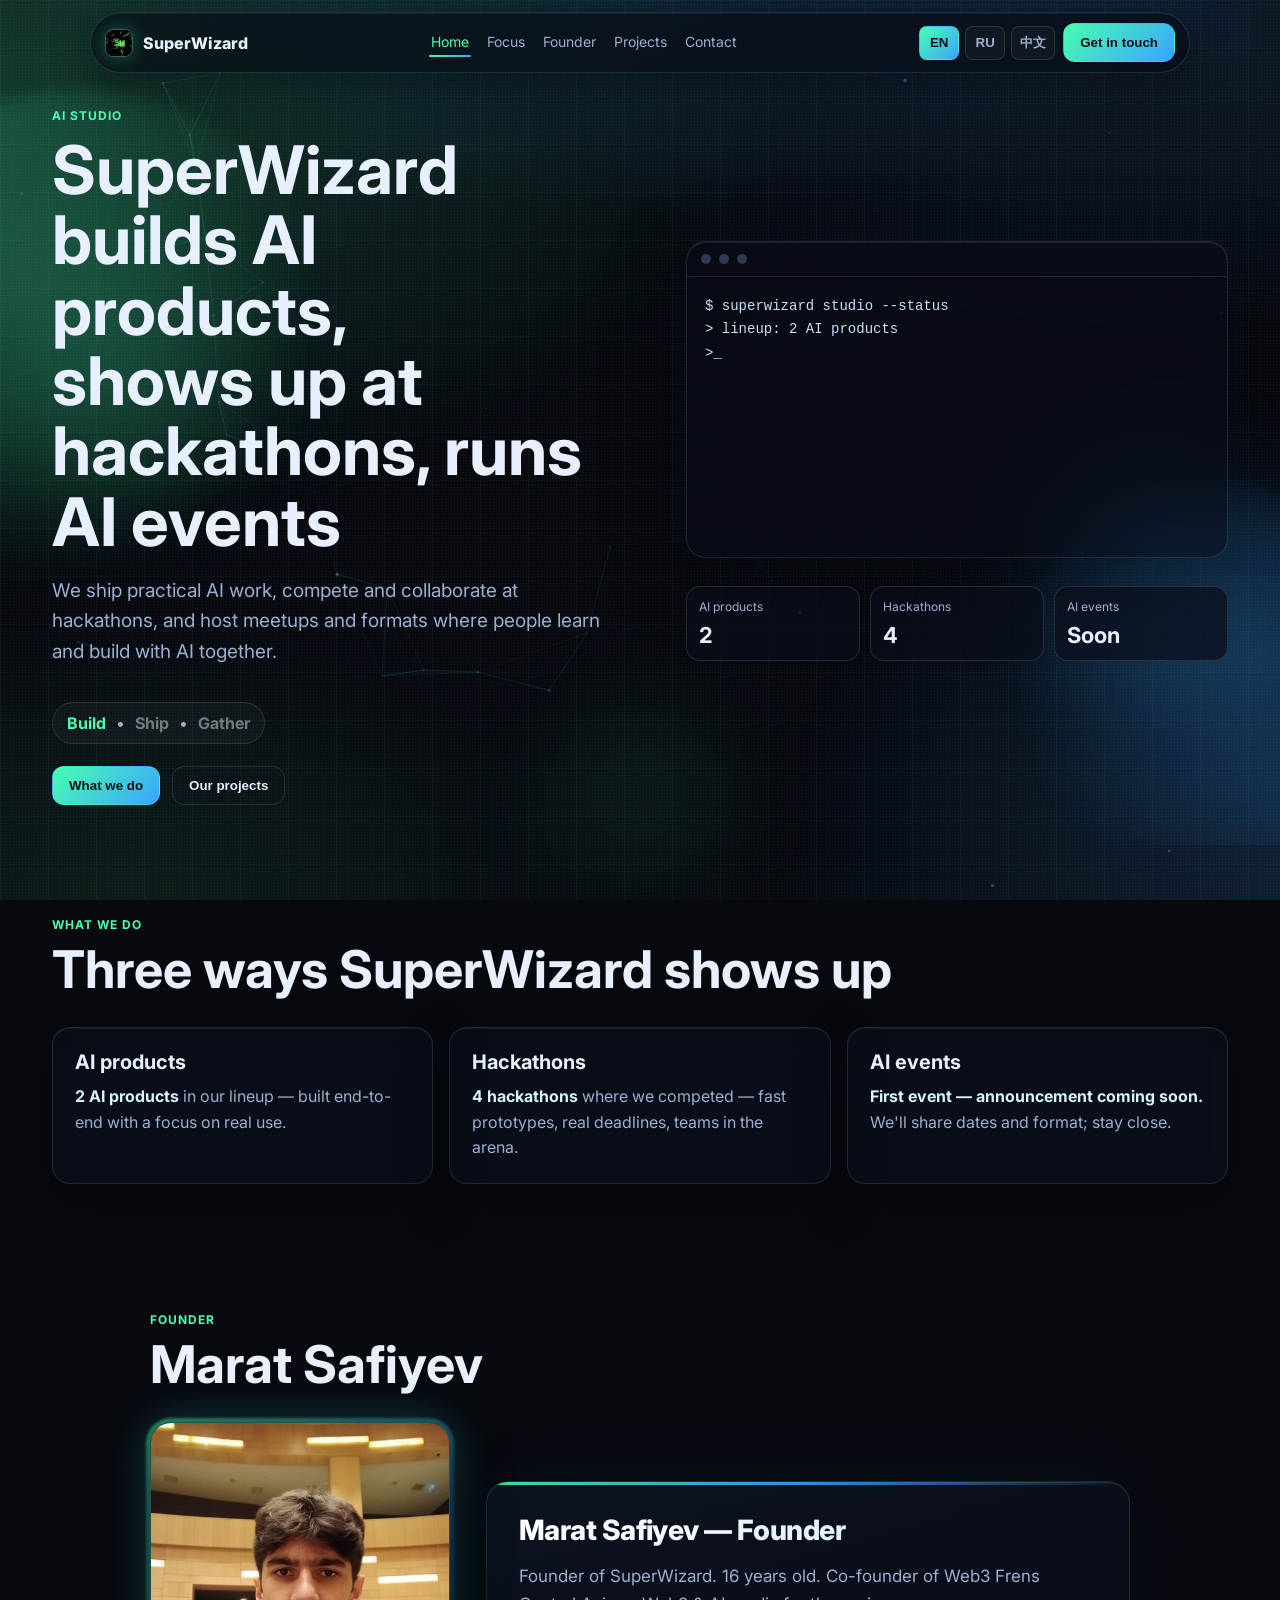
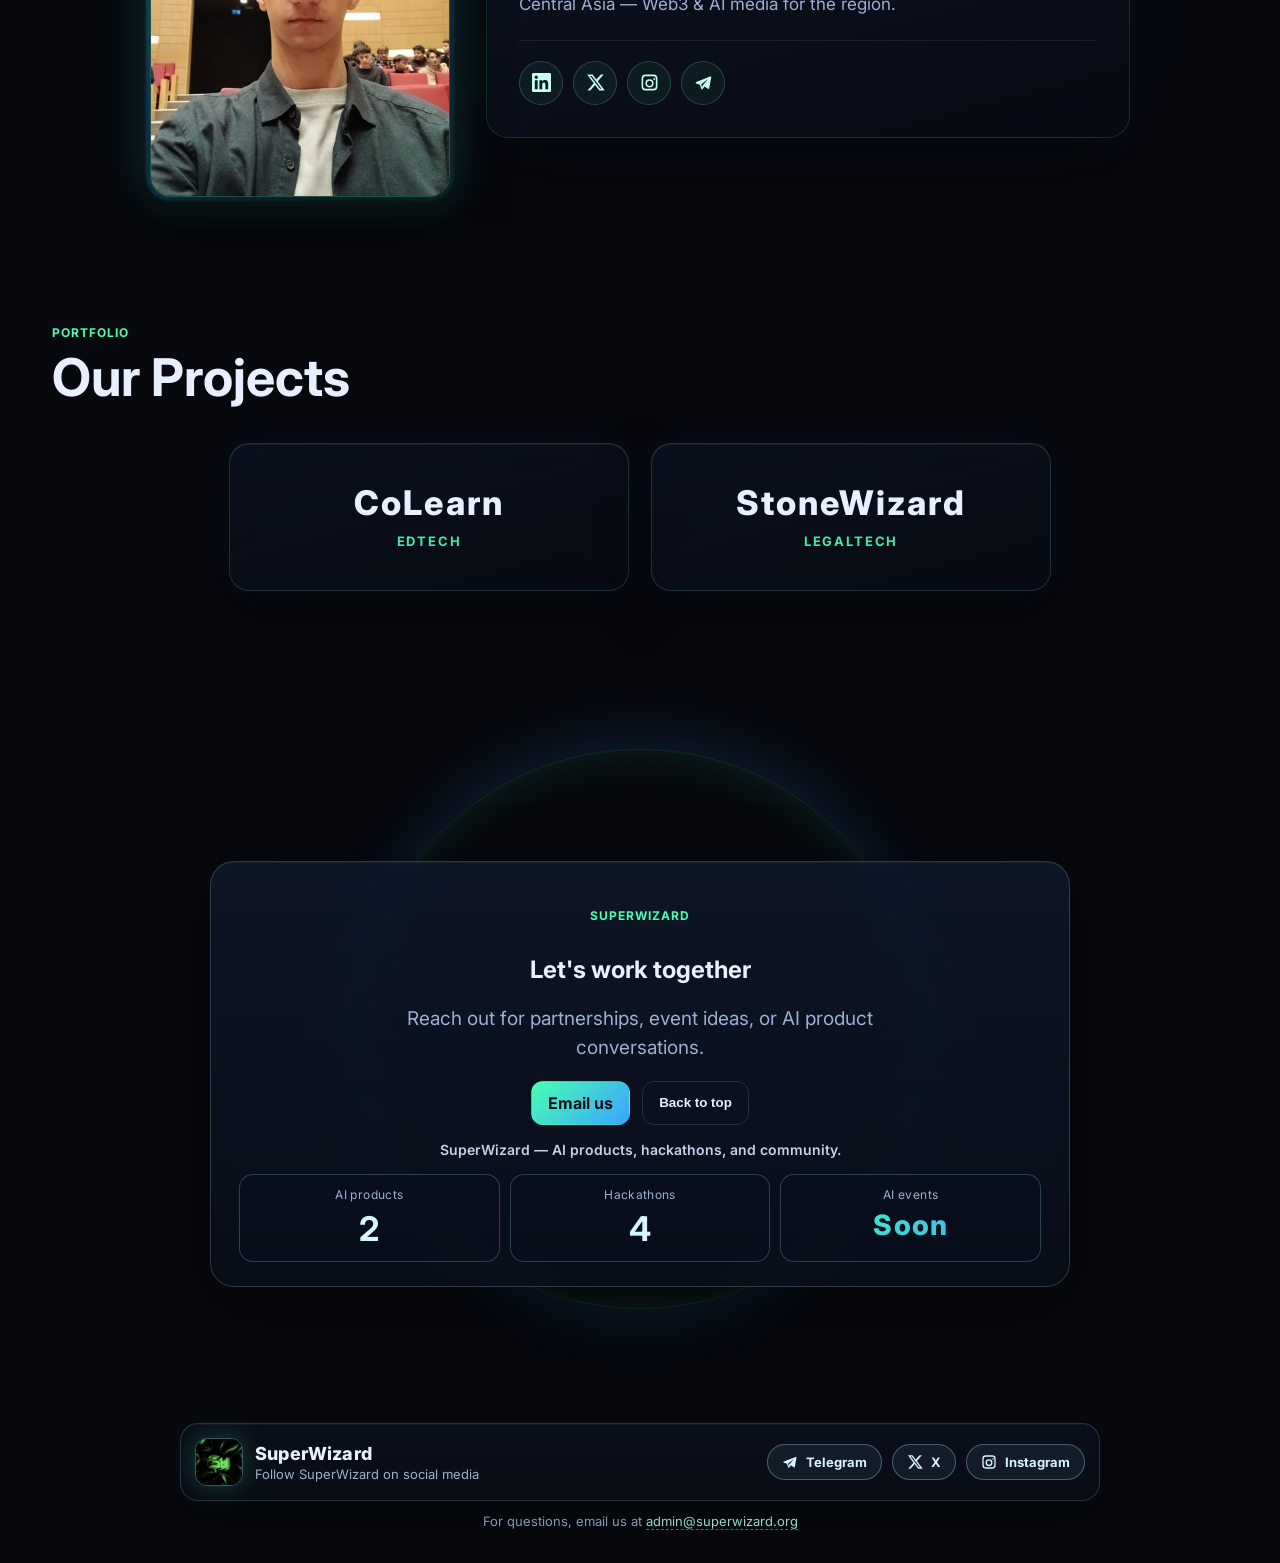
<file: index.html>
<!DOCTYPE html>
<html lang="en">
<head>
  <meta charset="UTF-8">
  <meta name="viewport" content="width=device-width, initial-scale=1.0, viewport-fit=cover">
  <meta name="theme-color" content="#07090f">
  <title>SuperWizard — AI products &amp; community</title>
  <link rel="icon" type="image/jpeg" href="./image.jpg">
  <link rel="apple-touch-icon" href="./image.jpg">
  <link rel="preconnect" href="https://fonts.googleapis.com">
  <link rel="preconnect" href="https://fonts.gstatic.com" crossorigin>
  <link href="https://fonts.googleapis.com/css2?family=Inter:wght@400;600;700;800&family=Noto+Sans+SC:wght@400;600;700;800&display=swap" rel="stylesheet">
  <link rel="stylesheet" href="./styles.css?v=21">
</head>
<body>
  <div class="bg-stack" aria-hidden="true">
    <div class="bg-aurora bg-aurora--a"></div>
    <div class="bg-aurora bg-aurora--b"></div>
    <div class="bg-beams"></div>
    <span class="bg-orb bg-orb--1"></span>
    <span class="bg-orb bg-orb--2"></span>
    <span class="bg-orb bg-orb--3"></span>
  </div>
  <div class="noise"></div>
  <canvas id="particles"></canvas>
  <div class="scroll-progress" id="progress"></div>

  <header class="topbar">
    <div class="brand">
      <img src="./image.jpg" alt="SuperWizard logo" class="brand-logo">
      <span>SuperWizard</span>
    </div>

    <nav id="site-nav" class="site-nav" aria-label="Primary">
      <a href="#hero" data-i18n="nav_home">Home</a>
      <a href="#focus" data-i18n="nav_focus">Focus</a>
      <a href="#founder" data-i18n="nav_founder">Founder</a>
      <a href="#our-projects" data-i18n="nav_projects">Projects</a>
      <a href="#cta" data-i18n="nav_contact">Contact</a>
    </nav>

    <div class="topbar-actions">
      <div class="lang-switch">
        <button type="button" class="lang-btn active" data-lang="en">EN</button>
        <button type="button" class="lang-btn" data-lang="ru">RU</button>
        <button type="button" class="lang-btn" data-lang="zh">中文</button>
      </div>
      <button type="button" class="glow-btn topbar-cta" data-scroll="#cta" data-i18n="btn_contact">Get in touch</button>
    </div>
    <button type="button" class="nav-toggle" id="nav-toggle" aria-expanded="false" aria-controls="site-nav" aria-label="Menu">
      <span class="nav-toggle-bar" aria-hidden="true"></span>
      <span class="nav-toggle-bar" aria-hidden="true"></span>
      <span class="nav-toggle-bar" aria-hidden="true"></span>
    </button>
  </header>
  <div class="nav-backdrop" id="nav-backdrop" aria-hidden="true"></div>

  <main>
    <section class="scene hero" id="hero">
      <div class="orb orb-a"></div>
      <div class="orb orb-b"></div>
      <div class="content">
        <p class="eyebrow" data-i18n="hero_eyebrow">AI studio</p>
        <h1 data-i18n="hero_title">SuperWizard builds AI products,<br>shows up at hackathons, runs AI events</h1>
        <p class="lead" data-i18n="hero_lead">
          We ship practical AI work, compete and collaborate at hackathons, and host meetups and formats where people learn and build with AI together.
        </p>
        <div class="headline-rotator">
          <span class="rotator-word active" data-i18n="rotator_1">Build</span>
          <span class="rotator-dot">•</span>
          <span class="rotator-word" data-i18n="rotator_2">Ship</span>
          <span class="rotator-dot">•</span>
          <span class="rotator-word" data-i18n="rotator_3">Gather</span>
        </div>
        <div class="cta-row">
          <button class="glow-btn" data-scroll="#focus" data-i18n="btn_focus">What we do</button>
          <button class="ghost-btn" data-scroll="#our-projects" data-i18n="btn_projects">Our projects</button>
        </div>
      </div>
      <div class="hero-ui">
        <div class="hero-ui-stack tilt">
          <div class="panel hero-terminal-panel">
            <div class="panel-head"><span></span><span></span><span></span></div>
            <div class="terminal" id="terminal" aria-live="polite"></div>
          </div>
          <div class="mini-kpis hero-mini-kpis">
            <div class="kpi"><p data-i18n="kpi_1_l">AI products</p><h4 data-i18n="kpi_1_r">2</h4></div>
            <div class="kpi"><p data-i18n="kpi_2_l">Hackathons</p><h4 data-i18n="kpi_2_r">4</h4></div>
            <div class="kpi"><p data-i18n="kpi_3_l">AI events</p><h4 data-i18n="kpi_3_r">Soon</h4></div>
          </div>
        </div>
      </div>
    </section>

    <section class="scene focus scene-compact" id="focus">
      <div class="section-title">
        <p data-i18n="focus_eyebrow">What we do</p>
        <h2 class="animated-headline" data-i18n="focus_title">Three ways SuperWizard shows up</h2>
      </div>
      <div class="engine-grid">
        <article class="card tilt">
          <h3 data-i18n="focus_card_1_t">AI products</h3>
          <p data-i18n="focus_card_1_p">Design and delivery of AI-powered tools and experiences — from ideas to something people can use.</p>
        </article>
        <article class="card tilt">
          <h3 data-i18n="focus_card_2_t">Hackathons</h3>
          <p data-i18n="focus_card_2_p">We take part in hackathons, prototype fast, and work side by side with other builders.</p>
        </article>
        <article class="card tilt">
          <h3 data-i18n="focus_card_3_t">AI events</h3>
          <p data-i18n="focus_card_3_p">Talks, meetups, and community formats focused on AI — learning, networking, and hands-on building.</p>
        </article>
      </div>
    </section>

    <section class="scene founder scene-compact" id="founder">
      <div class="section-title founder-section-head">
        <p data-i18n="founder_eyebrow">Founder</p>
        <h2 class="animated-headline" data-i18n="founder_title">Marat Safiyev</h2>
      </div>
      <div class="founder-shell">
        <div class="founder-wrap">
          <div class="founder-photo-wrap">
            <div class="founder-photo tilt">
              <img src="./photo.png" alt="Marat Safiyev">
            </div>
          </div>
          <article class="founder-card">
            <h3 data-i18n="founder_name">Marat Safiyev — Founder</h3>
            <p class="founder-bio" data-i18n="founder_bio">
              Founder of SuperWizard. 16 years old. Co-founder of Web3 Frens Central Asia — Web3 &amp; AI media for the region.
            </p>
            <div class="founder-social">
            <a href="https://www.linkedin.com/in/marat-safiyev-0a8392383/" target="_blank" rel="noopener noreferrer" aria-label="LinkedIn" title="LinkedIn">
              <svg viewBox="0 0 24 24" aria-hidden="true">
                <path d="M20.447 20.452h-3.554v-5.569c0-1.328-.027-3.037-1.852-3.037-1.853 0-2.136 1.445-2.136 2.939v5.667H9.351V9h3.414v1.561h.046c.477-.9 1.637-1.85 3.37-1.85 3.601 0 4.267 2.37 4.267 5.455v6.286zM5.337 7.433c-1.144 0-2.063-.926-2.063-2.065 0-1.138.92-2.063 2.063-2.063 1.14 0 2.064.925 2.064 2.063 0 1.139-.925 2.065-2.064 2.065zm1.782 13.019H3.555V9h3.564v11.452zM22.225 0H1.771C.792 0 0 .774 0 1.729v20.542C0 23.227.792 24 1.771 24h20.451C23.2 24 24 23.227 24 22.271V1.729C24 .774 23.2 0 22.222 0h.003z"/>
              </svg>
            </a>
            <a href="https://x.com/SafiyevMarat" target="_blank" rel="noopener noreferrer" aria-label="X (ex Twitter)" title="X (ex Twitter)">
              <svg viewBox="0 0 24 24" aria-hidden="true">
                <path d="M18.9 2h3.4l-7.4 8.4L23.6 22h-6.8l-5.3-6.9L5.3 22H1.9l7.9-9L1.4 2h6.9l4.8 6.3L18.9 2zm-1.2 18h1.9L7.2 3.9H5.2L17.7 20z"/>
              </svg>
            </a>
            <a href="https://instagram.com/maratsafiyev19/" target="_blank" rel="noopener noreferrer" aria-label="Instagram" title="Instagram">
              <svg viewBox="0 0 24 24" aria-hidden="true">
                <path d="M7 2h10a5 5 0 0 1 5 5v10a5 5 0 0 1-5 5H7a5 5 0 0 1-5-5V7a5 5 0 0 1 5-5zm10 2H7a3 3 0 0 0-3 3v10a3 3 0 0 0 3 3h10a3 3 0 0 0 3-3V7a3 3 0 0 0-3-3zm-5 3.8A5.2 5.2 0 1 1 6.8 13 5.2 5.2 0 0 1 12 7.8zm0 2A3.2 3.2 0 1 0 15.2 13 3.2 3.2 0 0 0 12 9.8zM18 6.3a1.2 1.2 0 1 1-1.2 1.2A1.2 1.2 0 0 1 18 6.3z"/>
              </svg>
            </a>
            <a href="https://t.me/SafiyevToday" target="_blank" rel="noopener noreferrer" aria-label="Telegram channel" title="Telegram channel">
              <svg viewBox="0 0 24 24" aria-hidden="true">
                <path d="M21.5 4.6a1 1 0 0 0-1.1-.1L2.8 11.3a1 1 0 0 0 .1 1.9l4.5 1.5 1.7 5.3a1 1 0 0 0 1.8.3l2.5-3.4 4.2 3.1a1 1 0 0 0 1.6-.6l2.5-13.8a1 1 0 0 0-.2-1zM9.3 14.2l8.5-6.7-6.9 8.2-.8 2.5-.8-3.1z"/>
              </svg>
            </a>
            </div>
          </article>
        </div>
      </div>
    </section>

    <section class="scene our-projects scene-compact" id="our-projects">
      <div class="section-title">
        <p data-i18n="projects_eyebrow">Portfolio</p>
        <h2 class="animated-headline" data-i18n="projects_title">Our Projects</h2>
      </div>
      <div class="our-projects-inner">
        <a href="colearn.html" class="project-tile tilt project-tile--link">
          <span class="project-tile__title" data-i18n="project_colearn_name">CoLearn</span>
          <span class="project-tile__subtitle" data-i18n="project_colearn_tag">EdTech</span>
        </a>
        <article class="project-tile tilt">
          <span class="project-tile__title" data-i18n="project_stonewizard_name">StoneWizard</span>
          <span class="project-tile__subtitle" data-i18n="project_stonewizard_tag">LegalTech</span>
        </article>
      </div>
    </section>

    <section class="scene cta" id="cta">
      <div class="ring"></div>
      <div class="content">
        <div class="cta-scan" aria-hidden="true"></div>
        <p class="eyebrow">SuperWizard</p>
        <h2 class="animated-headline" data-i18n="cta_title">Let&apos;s work together</h2>
        <p class="lead" data-i18n="cta_text">
          Reach out for partnerships, event ideas, or AI product conversations.
        </p>
        <div class="cta-row">
          <a class="glow-btn pulse" href="mailto:admin@superwizard.org" data-i18n="cta_btn_mail">Email us</a>
          <button class="ghost-btn" data-scroll="#hero" data-i18n="cta_btn_top">Back to top</button>
        </div>
        <p class="support-line" data-i18n="support_line">
          SuperWizard — AI products, hackathons, and community.
        </p>
        <div class="cta-stats">
          <article class="cta-stat" style="--delay: 0ms;">
            <p data-i18n="cta_stat_1">AI products</p>
            <h4 data-count="2">0</h4>
          </article>
          <article class="cta-stat" style="--delay: 120ms;">
            <p data-i18n="cta_stat_2">Hackathons</p>
            <h4 data-count="4">0</h4>
          </article>
          <article class="cta-stat cta-stat--plain" style="--delay: 240ms;">
            <p data-i18n="cta_stat_3">AI events</p>
            <h4 class="cta-stat-soon" data-i18n="cta_stat_soon">Soon</h4>
          </article>
        </div>
      </div>
    </section>
  </main>

  <footer class="site-footer">
    <div class="footer-inner">
      <div class="footer-brand">
        <img src="./image.jpg" alt="SuperWizard logo" class="footer-logo">
        <div>
          <p class="footer-title">SuperWizard</p>
          <p class="footer-subtitle" data-i18n="footer_subtitle">Follow SuperWizard on social media</p>
        </div>
      </div>
      <div class="footer-social" aria-label="SuperWizard social links">
        <a href="https://t.me/superwizard_ai" target="_blank" rel="noopener noreferrer" aria-label="Telegram" title="Telegram">
          <svg viewBox="0 0 24 24" aria-hidden="true">
            <path d="M21.5 4.6a1 1 0 0 0-1.1-.1L2.8 11.3a1 1 0 0 0 .1 1.9l4.5 1.5 1.7 5.3a1 1 0 0 0 1.8.3l2.5-3.4 4.2 3.1a1 1 0 0 0 1.6-.6l2.5-13.8a1 1 0 0 0-.2-1zM9.3 14.2l8.5-6.7-6.9 8.2-.8 2.5-.8-3.1z"/>
          </svg>
          <span>Telegram</span>
        </a>
        <a href="https://x.com/superwizard_ai" target="_blank" rel="noopener noreferrer" aria-label="X" title="X">
          <svg viewBox="0 0 24 24" aria-hidden="true">
            <path d="M18.9 2h3.4l-7.4 8.4L23.6 22h-6.8l-5.3-6.9L5.3 22H1.9l7.9-9L1.4 2h6.9l4.8 6.3L18.9 2zm-1.2 18h1.9L7.2 3.9H5.2L17.7 20z"/>
          </svg>
          <span>X</span>
        </a>
        <a href="https://www.instagram.com/super.wizard19/" target="_blank" rel="noopener noreferrer" aria-label="Instagram" title="Instagram">
          <svg viewBox="0 0 24 24" aria-hidden="true">
            <path d="M7 2h10a5 5 0 0 1 5 5v10a5 5 0 0 1-5 5H7a5 5 0 0 1-5-5V7a5 5 0 0 1 5-5zm10 2H7a3 3 0 0 0-3 3v10a3 3 0 0 0 3 3h10a3 3 0 0 0 3-3V7a3 3 0 0 0-3-3zm-5 3.8A5.2 5.2 0 1 1 6.8 13 5.2 5.2 0 0 1 12 7.8zm0 2A3.2 3.2 0 1 0 15.2 13 3.2 3.2 0 0 0 12 9.8zM18 6.3a1.2 1.2 0 1 1-1.2 1.2A1.2 1.2 0 0 1 18 6.3z"/>
          </svg>
          <span>Instagram</span>
        </a>
      </div>
    </div>
    <p class="footer-contact" data-i18n="footer_contact">
      For questions, email us at <a href="mailto:admin@superwizard.org">admin@superwizard.org</a>
    </p>
  </footer>

  <script src="./script.js?v=20"></script>
</body>
</html>
</file>
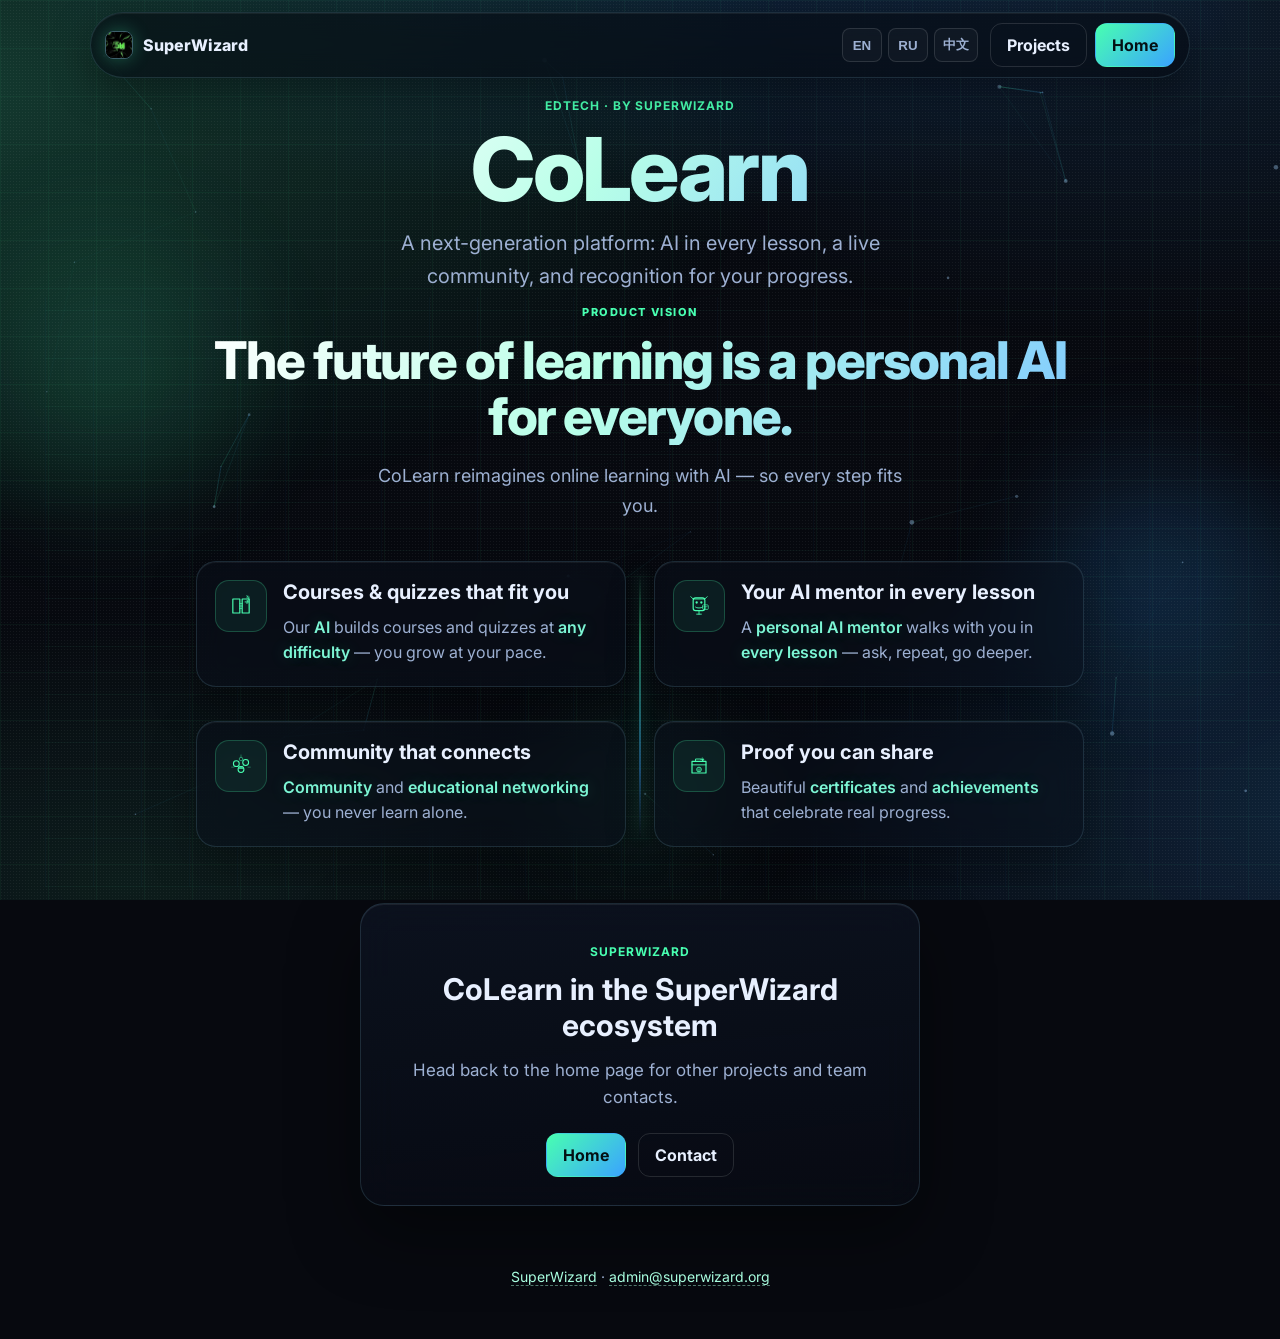
<file: colearn.html>
<!DOCTYPE html>
<html lang="en">
<head>
  <meta charset="UTF-8">
  <meta name="viewport" content="width=device-width, initial-scale=1.0, viewport-fit=cover">
  <meta name="theme-color" content="#07090f">
  <meta name="description" content="CoLearn reimagines online learning with AI: courses, quizzes, an AI mentor, community, certificates.">
  <title>CoLearn — AI-powered learning | SuperWizard</title>
  <link rel="icon" type="image/jpeg" href="./image.jpg">
  <link rel="preconnect" href="https://fonts.googleapis.com">
  <link rel="preconnect" href="https://fonts.gstatic.com" crossorigin>
  <link href="https://fonts.googleapis.com/css2?family=Inter:wght@400;600;700;800&family=Noto+Sans+SC:wght@400;600;700;800&display=swap" rel="stylesheet">
  <link rel="stylesheet" href="./styles.css?v=21">
</head>
<body class="page-colearn">
  <div class="bg-stack" aria-hidden="true">
    <div class="bg-aurora bg-aurora--a"></div>
    <div class="bg-aurora bg-aurora--b"></div>
    <div class="bg-beams"></div>
    <span class="bg-orb bg-orb--1"></span>
    <span class="bg-orb bg-orb--2"></span>
    <span class="bg-orb bg-orb--3"></span>
  </div>
  <div class="noise"></div>
  <canvas id="particles"></canvas>
  <div class="scroll-progress" id="progress"></div>

  <header class="topbar colearn-bar">
    <a href="index.html" class="brand">
      <img src="./image.jpg" alt="" class="brand-logo" width="28" height="28">
      <span>SuperWizard</span>
    </a>
    <div class="colearn-bar__right">
      <div class="lang-switch" role="group" aria-label="Language">
        <button type="button" class="lang-btn" data-lang="en">EN</button>
        <button type="button" class="lang-btn" data-lang="ru">RU</button>
        <button type="button" class="lang-btn" data-lang="zh">中文</button>
      </div>
      <a href="index.html#our-projects" class="ghost-btn colearn-bar__projects" data-i18n="cl_bar_projects">Projects</a>
      <a href="index.html" class="glow-btn topbar-cta" data-i18n="cl_bar_cta">Home</a>
    </div>
  </header>

  <main class="colearn-page">
    <section class="scene colearn-section colearn-section--intro" id="top">
      <div class="colearn-stack">
        <div class="colearn-hero__inner">
          <p class="eyebrow" data-i18n="cl_eyebrow">EdTech · by SuperWizard</p>
          <h1 class="animated-headline play colearn-hero__title">CoLearn</h1>
          <p class="colearn-hero__lead" data-i18n="cl_hero_lead">
            A next-generation platform: AI in every lesson, a live community, and recognition for your progress.
          </p>
        </div>
      </div>
    </section>

    <section class="scene colearn-section colearn-section--vision" id="vision" aria-labelledby="vision-heading">
      <div class="colearn-vision__parallax">
        <div class="colearn-vision__grid-bg" aria-hidden="true"></div>
        <div class="colearn-vision__inner">
          <p class="colearn-vision__kicker" data-i18n="cl_vision_kicker">Product vision</p>
          <h2 class="colearn-vision__hero animated-headline play" id="vision-heading" data-i18n="cl_vision_hero">
            The future of learning is a personal AI for everyone.
          </h2>
          <p class="colearn-vision__sub" data-i18n="cl_vision_sub">
            CoLearn reimagines online learning with AI — so every step fits you.
          </p>

          <div class="colearn-vision__track">
            <span class="colearn-vision__rail" aria-hidden="true"></span>
            <div class="colearn-vision__list">
              <article class="colearn-vision-item card tilt">
                <div class="colearn-vision-item__icon" aria-hidden="true">
                  <svg viewBox="0 0 48 48" fill="none" xmlns="http://www.w3.org/2000/svg" class="colearn-vision-svg">
                    <path d="M10 12h12v24H10V12zm16 0h12v24H26V12" stroke="currentColor" stroke-width="2" stroke-linecap="round" stroke-linejoin="round"/>
                    <path d="M22 20h4M22 24h4M22 28h3" stroke="currentColor" stroke-width="1.5" stroke-linecap="round" opacity=".85"/>
                    <path d="M34 14l3 3-3 3M35 17h-4" stroke="currentColor" stroke-width="1.5" stroke-linecap="round" stroke-linejoin="round"/>
                    <circle cx="36" cy="9" r="3" fill="currentColor" opacity=".35"/>
                    <path d="M34 6l4 6-4 6" stroke="currentColor" stroke-width="1.2" stroke-linecap="round" opacity=".9"/>
                  </svg>
                </div>
                <div class="colearn-vision-item__body">
                  <h3 class="colearn-vision-item__title" data-i18n="cl_v1_title">Courses &amp; quizzes that fit you</h3>
                  <p class="colearn-vision-item__desc" data-i18n="cl_v1_desc">Our <span class="colearn-accent">AI</span> builds courses and quizzes at <span class="colearn-accent">any difficulty</span> — you grow at your pace.</p>
                </div>
              </article>
              <article class="colearn-vision-item card tilt">
                <div class="colearn-vision-item__icon" aria-hidden="true">
                  <svg viewBox="0 0 48 48" fill="none" xmlns="http://www.w3.org/2000/svg" class="colearn-vision-svg">
                    <rect x="14" y="10" width="20" height="22" rx="4" stroke="currentColor" stroke-width="2"/>
                    <circle cx="20" cy="18" r="2" fill="currentColor"/>
                    <circle cx="28" cy="18" r="2" fill="currentColor"/>
                    <path d="M18 26c2 2 10 2 12 0" stroke="currentColor" stroke-width="1.5" stroke-linecap="round"/>
                    <path d="M24 32v6M20 38h8" stroke="currentColor" stroke-width="1.5" stroke-linecap="round"/>
                    <path d="M10 8l4 4h20l4-4" stroke="currentColor" stroke-width="1.5" stroke-linecap="round" stroke-linejoin="round"/>
                    <rect x="30" y="22" width="10" height="8" rx="2" stroke="currentColor" stroke-width="1.2" opacity=".9"/>
                    <path d="M32 25h6M32 27.5h4" stroke="currentColor" stroke-width="1" stroke-linecap="round" opacity=".85"/>
                  </svg>
                </div>
                <div class="colearn-vision-item__body">
                  <h3 class="colearn-vision-item__title" data-i18n="cl_v2_title">Your AI mentor in every lesson</h3>
                  <p class="colearn-vision-item__desc" data-i18n="cl_v2_desc">A <span class="colearn-accent">personal AI mentor</span> walks with you in <span class="colearn-accent">every lesson</span> — ask, repeat, go deeper.</p>
                </div>
              </article>
              <article class="colearn-vision-item card tilt">
                <div class="colearn-vision-item__icon" aria-hidden="true">
                  <svg viewBox="0 0 48 48" fill="none" xmlns="http://www.w3.org/2000/svg" class="colearn-vision-svg">
                    <circle cx="16" cy="20" r="5" stroke="currentColor" stroke-width="1.8"/>
                    <circle cx="32" cy="18" r="5" stroke="currentColor" stroke-width="1.8"/>
                    <circle cx="24" cy="30" r="5" stroke="currentColor" stroke-width="1.8"/>
                    <path d="M20.5 23.5l3 3M27.5 23.5l-3 3M21 28.5l6-1.5M27 28.5l-6-1.5" stroke="currentColor" stroke-width="1.2" stroke-linecap="round"/>
                    <circle cx="24" cy="12" r="3" stroke="currentColor" stroke-width="1.2" opacity=".7"/>
                    <path d="M24 9v-4M8 26h4M36 26h4" stroke="currentColor" stroke-width="1" stroke-linecap="round" opacity=".6"/>
                  </svg>
                </div>
                <div class="colearn-vision-item__body">
                  <h3 class="colearn-vision-item__title" data-i18n="cl_v3_title">Community that connects</h3>
                  <p class="colearn-vision-item__desc" data-i18n="cl_v3_desc"><span class="colearn-accent">Community</span> and <span class="colearn-accent">educational networking</span> — you never learn alone.</p>
                </div>
              </article>
              <article class="colearn-vision-item card tilt">
                <div class="colearn-vision-item__icon" aria-hidden="true">
                  <svg viewBox="0 0 48 48" fill="none" xmlns="http://www.w3.org/2000/svg" class="colearn-vision-svg">
                    <path d="M12 16h24v20H12V16z" stroke="currentColor" stroke-width="2" stroke-linejoin="round"/>
                    <path d="M12 22h24M18 16V12h12v4" stroke="currentColor" stroke-width="1.5" stroke-linecap="round" stroke-linejoin="round"/>
                    <circle cx="24" cy="30" r="4" stroke="currentColor" stroke-width="1.5"/>
                    <path d="M24 26.5l1.2 2.4 2.7.4-2 1.9.5 2.7L24 33l-2.4 1.3.5-2.7-2-1.9 2.7-.4L24 26.5z" fill="currentColor" opacity=".45"/>
                    <path d="M30 10l2 3-2 3M32 13h-5" stroke="currentColor" stroke-width="1.2" stroke-linecap="round"/>
                  </svg>
                </div>
                <div class="colearn-vision-item__body">
                  <h3 class="colearn-vision-item__title" data-i18n="cl_v4_title">Proof you can share</h3>
                  <p class="colearn-vision-item__desc" data-i18n="cl_v4_desc">Beautiful <span class="colearn-accent">certificates</span> and <span class="colearn-accent">achievements</span> that celebrate real progress.</p>
                </div>
              </article>
            </div>
          </div>
        </div>
      </div>
    </section>

    <section class="scene colearn-section colearn-section--outro" id="cta">
      <div class="colearn-outro__inner">
        <p class="eyebrow">SuperWizard</p>
        <h2 class="animated-headline play" data-i18n="cl_outro_title">CoLearn in the SuperWizard ecosystem</h2>
        <p class="colearn-outro__lead" data-i18n="cl_outro_lead">
          Head back to the home page for other projects and team contacts.
        </p>
        <div class="cta-row colearn-outro__actions">
          <a href="index.html" class="glow-btn" data-i18n="cl_btn_home">Home</a>
          <a href="mailto:admin@superwizard.org" class="ghost-btn" data-i18n="cl_btn_mail">Contact</a>
        </div>
      </div>
    </section>
  </main>

  <footer class="site-footer colearn-footer">
    <p class="footer-contact">
      <a href="index.html">SuperWizard</a>
      ·
      <a href="mailto:admin@superwizard.org">admin@superwizard.org</a>
    </p>
  </footer>

  <script src="./script.js?v=20"></script>
</body>
</html>
</file>
<file: styles.css>
:root {
  --bg: #07090f;
  --bg-soft: #0d111b;
  --text: #e8f0ff;
  --muted: #9db0d2;
  --accent: #48ffb1;
  --accent-2: #3aa3ff;
  --card: rgba(14, 21, 35, 0.75);
  --border: rgba(255, 255, 255, 0.12);
}

* { box-sizing: border-box; }
html, body { margin: 0; padding: 0; }
html {
  scroll-padding-top: max(88px, calc(env(safe-area-inset-top, 0px) + 64px));
}
body {
  font-family: Inter, system-ui, -apple-system, Segoe UI, sans-serif;
  color: var(--text);
  background-color: var(--bg);
  background-image:
    linear-gradient(rgba(72, 255, 177, 0.045) 1px, transparent 1px),
    linear-gradient(90deg, rgba(72, 255, 177, 0.045) 1px, transparent 1px),
    radial-gradient(ellipse 100% 80% at 50% -20%, rgba(16, 42, 72, 0.9), var(--bg) 55%);
  background-size: 48px 48px, 48px 48px, auto;
  background-attachment: fixed;
  overflow-x: hidden;
  -webkit-text-size-adjust: 100%;
}

.bg-stack {
  position: fixed;
  inset: 0;
  z-index: 0;
  pointer-events: none;
  overflow: hidden;
}

.bg-aurora {
  position: absolute;
  inset: -30%;
  opacity: 0.95;
  will-change: transform;
}

.bg-aurora--a {
  background:
    radial-gradient(ellipse 75% 55% at 15% 25%, rgba(72, 255, 177, 0.22), transparent 58%),
    radial-gradient(ellipse 55% 50% at 85% 75%, rgba(58, 163, 255, 0.2), transparent 52%),
    radial-gradient(ellipse 45% 35% at 55% 95%, rgba(72, 255, 177, 0.06), transparent 50%);
  animation: auroraDriftA 28s ease-in-out infinite;
}

.bg-aurora--b {
  mix-blend-mode: screen;
  opacity: 0.65;
  background:
    radial-gradient(ellipse 60% 45% at 75% 20%, rgba(58, 163, 255, 0.18), transparent 50%),
    radial-gradient(ellipse 50% 40% at 25% 80%, rgba(72, 255, 177, 0.12), transparent 48%);
  animation: auroraDriftB 34s ease-in-out infinite;
}

@keyframes auroraDriftA {
  0%, 100% { transform: translate(0, 0) rotate(0deg) scale(1); }
  40% { transform: translate(4%, -5%) rotate(1deg) scale(1.04); }
  70% { transform: translate(-3%, 3%) rotate(-0.5deg) scale(0.98); }
}

@keyframes auroraDriftB {
  0%, 100% { transform: translate(0, 0) scale(1); }
  50% { transform: translate(-6%, 5%) scale(1.06); }
}

.bg-beams {
  position: absolute;
  inset: 0;
  background: repeating-linear-gradient(
    -12deg,
    transparent,
    transparent 140px,
    rgba(72, 255, 177, 0.03) 141px,
    transparent 142px
  );
  animation: beamsSlide 40s linear infinite;
  opacity: 0.6;
  mask-image: radial-gradient(ellipse 85% 70% at 50% 45%, #000 15%, transparent 75%);
}

@keyframes beamsSlide {
  from { transform: translateY(0); }
  to { transform: translateY(80px); }
}

.bg-orb {
  position: absolute;
  border-radius: 50%;
  filter: blur(40px);
  opacity: 0.35;
  animation: orbFloat 18s ease-in-out infinite;
}

.bg-orb--1 {
  width: min(420px, 55vw);
  height: min(420px, 55vw);
  left: -8%;
  top: 18%;
  background: radial-gradient(circle, rgba(72, 255, 177, 0.45), transparent 68%);
  animation-delay: 0s;
}

.bg-orb--2 {
  width: min(380px, 50vw);
  height: min(380px, 50vw);
  right: -5%;
  top: 42%;
  background: radial-gradient(circle, rgba(58, 163, 255, 0.5), transparent 65%);
  animation-delay: -6s;
  animation-duration: 22s;
}

.bg-orb--3 {
  width: min(300px, 42vw);
  height: min(300px, 42vw);
  left: 38%;
  bottom: -5%;
  background: radial-gradient(circle, rgba(72, 255, 177, 0.25), transparent 70%);
  animation-delay: -12s;
  animation-duration: 26s;
}

@keyframes orbFloat {
  0%, 100% { transform: translate(0, 0) scale(1); }
  33% { transform: translate(24px, -18px) scale(1.08); }
  66% { transform: translate(-16px, 22px) scale(0.94); }
}

@media (prefers-reduced-motion: reduce) {
  .bg-aurora--a,
  .bg-aurora--b,
  .bg-beams,
  .bg-orb {
    animation: none !important;
  }
  .bg-beams { opacity: 0.25; }
}
body.nav-open {
  overflow: hidden;
  touch-action: none;
}

.scroll-progress {
  position: fixed;
  top: 0;
  left: 0;
  height: 3px;
  width: 0%;
  z-index: 20;
  background: linear-gradient(90deg, var(--accent), var(--accent-2));
  box-shadow: 0 0 16px rgba(72, 255, 177, 0.55);
}

.noise {
  position: fixed;
  inset: 0;
  pointer-events: none;
  opacity: 0.055;
  background-image: radial-gradient(#fff 0.5px, transparent 0.5px);
  background-size: 3px 3px;
  z-index: 2;
}

#particles {
  position: fixed;
  inset: 0;
  z-index: 1;
  pointer-events: none;
}

.topbar {
  position: fixed;
  top: max(12px, env(safe-area-inset-top));
  left: 50%;
  transform: translateX(-50%);
  width: min(1100px, calc(100% - max(24px, env(safe-area-inset-left) + env(safe-area-inset-right))));
  z-index: 8;
  display: flex;
  align-items: center;
  justify-content: space-between;
  gap: 12px;
  padding: 10px 14px;
  padding-left: max(14px, env(safe-area-inset-left));
  padding-right: max(14px, env(safe-area-inset-right));
  border: 1px solid rgba(157, 227, 255, 0.14);
  border-radius: 999px;
  background: rgba(6, 10, 18, 0.62);
  backdrop-filter: blur(16px);
  -webkit-backdrop-filter: blur(16px);
  box-shadow: 0 12px 40px rgba(0, 0, 0, 0.35), inset 0 1px 0 rgba(255, 255, 255, 0.06);
  transition: transform 0.28s ease, background 0.28s ease, border-color 0.28s ease;
}
.topbar.nav-open {
  z-index: 102;
}
.topbar.scrolled {
  background: rgba(6, 10, 18, 0.9);
  border-color: rgba(72, 255, 177, 0.25);
  transform: translateX(-50%) translateY(-2px);
}

.brand {
  display: flex;
  align-items: center;
  gap: 10px;
  font-weight: 800;
  min-width: 0;
  flex-shrink: 1;
}
.brand span {
  white-space: nowrap;
  overflow: hidden;
  text-overflow: ellipsis;
}
.dot {
  width: 10px; height: 10px; border-radius: 50%;
  background: linear-gradient(120deg, var(--accent), var(--accent-2));
  box-shadow: 0 0 18px var(--accent);
}
.brand-logo {
  width: 28px;
  height: 28px;
  border-radius: 8px;
  object-fit: cover;
  border: 1px solid rgba(157, 227, 255, 0.35);
  box-shadow: 0 0 18px rgba(72, 255, 177, 0.28);
}

.topbar-actions {
  display: flex;
  align-items: center;
  gap: 8px;
  flex-shrink: 0;
}
.topbar-cta {
  white-space: nowrap;
}

.site-nav {
  flex: 1;
  display: flex;
  justify-content: center;
  align-items: center;
  gap: 12px 14px;
  flex-wrap: wrap;
  min-width: 0;
}
.site-nav a {
  color: var(--muted);
  text-decoration: none;
  font-size: 14px;
  transition: 0.25s;
  position: relative;
  padding: 4px 2px 6px;
}
.site-nav a:hover { color: var(--text); }
.site-nav a.active { color: var(--accent); }
.site-nav a::after {
  content: "";
  position: absolute;
  left: 0;
  right: 100%;
  bottom: -1px;
  height: 2px;
  border-radius: 999px;
  background: linear-gradient(90deg, var(--accent), var(--accent-2));
  transition: right 0.25s ease;
}
.site-nav a:hover::after,
.site-nav a.active::after {
  right: 0;
}

.nav-toggle {
  display: none;
  flex-direction: column;
  justify-content: center;
  gap: 5px;
  width: 44px;
  height: 44px;
  padding: 0;
  border: 1px solid var(--border);
  border-radius: 12px;
  background: rgba(255, 255, 255, 0.04);
  cursor: pointer;
  color: var(--text);
  flex-shrink: 0;
  -webkit-tap-highlight-color: transparent;
}
.nav-toggle-bar {
  display: block;
  width: 20px;
  height: 2px;
  margin: 0 auto;
  background: currentColor;
  border-radius: 2px;
  transition: transform 0.25s ease, opacity 0.25s ease;
}
.nav-toggle.is-open .nav-toggle-bar:nth-child(1) {
  transform: translateY(7px) rotate(45deg);
}
.nav-toggle.is-open .nav-toggle-bar:nth-child(2) {
  opacity: 0;
}
.nav-toggle.is-open .nav-toggle-bar:nth-child(3) {
  transform: translateY(-7px) rotate(-45deg);
}

.nav-backdrop {
  display: none;
  position: fixed;
  inset: 0;
  z-index: 98;
  background: rgba(0, 0, 0, 0.5);
  backdrop-filter: blur(8px);
  -webkit-backdrop-filter: blur(8px);
}
.nav-backdrop.is-open {
  display: block;
}

.lang-switch {
  display: flex;
  gap: 6px;
}
.lang-btn {
  border: 1px solid var(--border);
  background: rgba(255, 255, 255, 0.03);
  color: var(--muted);
  border-radius: 8px;
  padding: 7px 8px;
  font-weight: 700;
  cursor: pointer;
  min-width: 40px;
}
.lang-btn.active {
  background: linear-gradient(135deg, var(--accent), var(--accent-2));
  color: #041013;
  border-color: transparent;
}

.glow-btn, .ghost-btn {
  border-radius: 12px;
  font-weight: 700;
  cursor: pointer;
  padding: 11px 16px;
  border: 1px solid transparent;
  transition: transform 0.22s ease, box-shadow 0.24s ease, opacity 0.2s ease;
}
.glow-btn {
  background: linear-gradient(135deg, var(--accent), var(--accent-2));
  color: #041013;
  text-decoration: none;
  display: inline-flex;
  align-items: center;
  justify-content: center;
}
.ghost-btn {
  background: transparent;
  color: var(--text);
  border-color: var(--border);
  text-decoration: none;
  display: inline-flex;
  align-items: center;
  justify-content: center;
}
.glow-btn:hover { transform: translateY(-2px); box-shadow: 0 10px 22px rgba(58, 163, 255, 0.25); }
.ghost-btn:hover { transform: translateY(-2px); border-color: rgba(72, 255, 177, 0.45); }

main { position: relative; z-index: 3; }
.scene {
  min-height: 86vh;
  padding: 96px min(5vw, 52px) 40px;
  display: grid;
  align-items: center;
  position: relative;
}

.scene.scene-compact {
  min-height: auto;
  align-items: start;
  align-content: start;
  gap: 18px;
  padding-top: 72px;
  padding-bottom: 56px;
}

.scene.scene-compact .section-title {
  margin-bottom: 0;
}
.scene.scene-compact .section-title h2 {
  margin-bottom: 8px;
}

.hero {
  grid-template-columns: minmax(0, 1fr) minmax(0, 1fr);
  gap: 28px clamp(16px, 3vw, 28px);
  min-height: min(92vh, 880px);
  align-items: center;
  position: relative;
  overflow: hidden;
}

.orb {
  position: absolute;
  border-radius: 999px;
  filter: blur(8px);
  opacity: 0.2;
}
.orb-a {
  width: 520px; height: 520px; left: -180px; top: 90px;
  background: radial-gradient(circle at 30% 30%, var(--accent), transparent 70%);
  animation: driftA 9s ease-in-out infinite;
}
.orb-b {
  width: 440px; height: 440px; right: -160px; bottom: -80px;
  background: radial-gradient(circle at 60% 40%, var(--accent-2), transparent 70%);
  animation: driftB 11s ease-in-out infinite;
}

@keyframes driftA { 50% { transform: translate(30px, -15px); } }
@keyframes driftB { 50% { transform: translate(-24px, 26px); } }

.content h1 {
  margin: 12px 0 16px;
  line-height: 1.05;
  font-size: clamp(33px, 5.75vw, 67px);
}
.eyebrow { color: var(--accent); font-weight: 700; letter-spacing: 0.08em; text-transform: uppercase; font-size: 12px; }
.lead { color: var(--muted); max-width: 680px; font-size: clamp(14px, 1.85vw, 19px); line-height: 1.6; }
.muted { color: var(--muted); }

.headline-rotator {
  margin-top: 16px;
  display: inline-flex;
  align-items: center;
  gap: 10px;
  border: 1px solid var(--border);
  border-radius: 999px;
  padding: 10px 14px;
  background: rgba(255, 255, 255, 0.03);
}
.rotator-word { opacity: 0.45; transition: opacity 0.35s ease; font-weight: 700; }
.rotator-word.active { opacity: 1; color: var(--accent); }
.rotator-dot { color: var(--muted); }

.cta-row { display: flex; gap: 12px; margin-top: 22px; flex-wrap: wrap; }

.hero-ui-stack {
  display: flex;
  flex-direction: column;
  gap: 14px;
  width: 100%;
  max-width: 560px;
  justify-self: start;
  margin-left: clamp(16px, 2.5vw, 40px);
}

.hero-ui .panel {
  border: 1px solid rgba(157, 227, 255, 0.14);
  border-radius: 20px;
  overflow: hidden;
  background: rgba(8, 12, 22, 0.55);
  backdrop-filter: blur(18px);
  -webkit-backdrop-filter: blur(18px);
  box-shadow:
    0 20px 80px rgba(0, 0, 0, 0.45),
    0 0 40px rgba(58, 163, 255, 0.06),
    inset 0 1px 0 rgba(255, 255, 255, 0.08);
}

.hero-terminal-panel {
  animation: terminalGlow 5s ease-in-out infinite;
}

@keyframes terminalGlow {
  0%, 100% {
    box-shadow:
      0 20px 80px rgba(0, 0, 0, 0.45),
      0 0 28px rgba(58, 163, 255, 0.12),
      inset 0 1px 0 rgba(255, 255, 255, 0.06);
  }
  50% {
    box-shadow:
      0 24px 90px rgba(0, 0, 0, 0.5),
      0 0 36px rgba(72, 255, 177, 0.14),
      inset 0 1px 0 rgba(255, 255, 255, 0.07);
  }
}

@media (prefers-reduced-motion: reduce) {
  .hero-terminal-panel {
    animation: none;
  }
}
.panel-head {
  display: flex; gap: 8px; padding: 12px 14px; border-bottom: 1px solid var(--border);
}
.panel-head span {
  width: 10px; height: 10px; border-radius: 50%; background: #2e3a52;
}
.terminal {
  min-height: 280px;
  padding: 18px 18px 20px;
  font-family: ui-monospace, SFMono-Regular, Menlo, monospace;
  color: #cbe0ff;
  white-space: pre-wrap;
  font-size: 14px;
  line-height: 1.7;
  text-shadow: 0 0 20px rgba(72, 255, 177, 0.12);
}

.hero-ui {
  display: flex;
  align-items: stretch;
  justify-content: flex-start;
}
.hero-mini-kpis {
  margin-top: 0;
  width: 100%;
  max-width: none;
}
.mini-kpis {
  margin-top: 14px;
  display: grid;
  grid-template-columns: repeat(3, minmax(0, 1fr));
  gap: 10px;
}
.kpi {
  border: 1px solid var(--border);
  border-radius: 14px;
  background: rgba(10, 15, 27, 0.72);
  padding: 12px;
}
.kpi p { margin: 0 0 8px; color: var(--muted); font-size: 12px; }
.kpi h4 { margin: 0; font-size: 22px; }

.section-title p { color: var(--accent); font-weight: 700; margin: 0 0 6px; text-transform: uppercase; letter-spacing: 0.08em; font-size: 12px; }
.section-title h2 { font-size: clamp(28px, 4.3vw, 52px); margin: 0 0 24px; }

.engine-grid {
  display: grid;
  grid-template-columns: repeat(2, minmax(0, 1fr));
  gap: 16px;
}
#focus .engine-grid {
  grid-template-columns: repeat(auto-fit, minmax(260px, 1fr));
}
.card {
  background: rgba(12, 18, 32, 0.52);
  backdrop-filter: blur(14px);
  -webkit-backdrop-filter: blur(14px);
  border: 1px solid rgba(157, 227, 255, 0.14);
  border-radius: 18px;
  padding: 22px;
  transform-style: preserve-3d;
  transition: transform 0.25s ease, border-color 0.25s ease, box-shadow 0.25s ease;
  box-shadow: 0 18px 50px rgba(0, 0, 0, 0.35), inset 0 1px 0 rgba(255, 255, 255, 0.05);
}
.card h3 { margin-top: 0; margin-bottom: 10px; font-size: 20px; }
.card p { margin: 0; color: var(--muted); line-height: 1.6; }
.card p strong { color: #d4f5ff; font-weight: 700; }
.card:hover {
  border-color: rgba(72, 255, 177, 0.55);
  box-shadow: 0 22px 56px rgba(0, 0, 0, 0.42), 0 0 40px rgba(72, 255, 177, 0.08), inset 0 1px 0 rgba(255, 255, 255, 0.07);
}

.scenes .tabs { display: flex; gap: 10px; flex-wrap: wrap; margin-bottom: 14px; }
.tab {
  border: 1px solid var(--border);
  background: transparent;
  color: var(--muted);
  border-radius: 999px;
  padding: 10px 16px;
  font-weight: 700;
  cursor: pointer;
  transition: transform 0.22s ease, border-color 0.22s ease, color 0.22s ease;
}
.tab.active { color: #041013; background: linear-gradient(135deg, var(--accent), var(--accent-2)); border-color: transparent; }
.tab:hover { transform: translateY(-1px); border-color: rgba(72, 255, 177, 0.45); }

.stage {
  border: 1px solid var(--border);
  border-radius: 20px;
  background: rgba(8, 12, 20, 0.82);
  padding: 26px;
  min-height: 220px;
  position: relative;
  overflow: hidden;
}
.story {
  position: absolute;
  inset: 26px;
  opacity: 0;
  transform: translateY(18px);
  transition: 0.46s ease;
}
.story.active { opacity: 1; transform: translateY(0); }
.story h3 { margin: 0 0 10px; font-size: clamp(24px, 3vw, 38px); }
.story p { color: var(--muted); font-size: 18px; line-height: 1.6; max-width: 760px; }

.demos .section-title {
  margin-bottom: 8px;
}

.video-carousel {
  display: flex;
  align-items: center;
  gap: 12px;
  max-width: 980px;
  margin: 0 auto;
}

.carousel-btn {
  flex-shrink: 0;
  width: 48px;
  height: 48px;
  border-radius: 50%;
  border: 1px solid var(--border);
  background: rgba(14, 21, 35, 0.85);
  color: var(--accent);
  font-size: 1.75rem;
  line-height: 1;
  cursor: pointer;
  display: flex;
  align-items: center;
  justify-content: center;
  transition: border-color 0.2s ease, background 0.2s ease, transform 0.2s ease;
}
.carousel-btn:hover {
  border-color: rgba(72, 255, 177, 0.55);
  background: rgba(72, 255, 177, 0.12);
  transform: scale(1.05);
}
.carousel-btn span { margin-top: -2px; }

.carousel-viewport {
  flex: 1;
  min-width: 0;
  overflow: hidden;
  border-radius: 16px;
  border: 1px solid rgba(157, 227, 255, 0.22);
  background: #05070c;
}

.carousel-track {
  display: flex;
  transition: transform 0.45s cubic-bezier(0.25, 0.8, 0.25, 1);
  will-change: transform;
}

.carousel-slide {
  flex: 0 0 100%;
  width: 100%;
}

.carousel-video-shell.video-shell {
  max-width: none;
  margin: 0;
  border: none;
  border-radius: 0;
}

.video-shell {
  border-radius: 16px;
  overflow: hidden;
  border: 1px solid rgba(157, 227, 255, 0.22);
  background: #05070c;
  aspect-ratio: 16 / 9;
  max-width: 920px;
}
.video-shell--embed { padding: 0; }
.carousel-video,
.product-demo-embed {
  width: 100%;
  height: 100%;
  display: block;
  object-fit: contain;
  border: 0;
}

.carousel-dots {
  display: flex;
  justify-content: center;
  gap: 10px;
  margin-top: 18px;
  margin-bottom: 8px;
}
.carousel-dot {
  width: 10px;
  height: 10px;
  border-radius: 50%;
  border: 1px solid var(--border);
  background: rgba(255, 255, 255, 0.12);
  padding: 0;
  cursor: pointer;
  transition: background 0.2s ease, transform 0.2s ease, border-color 0.2s ease;
}
.carousel-dot:hover {
  border-color: rgba(72, 255, 177, 0.45);
}
.carousel-dot.active {
  background: linear-gradient(135deg, var(--accent), var(--accent-2));
  border-color: transparent;
  transform: scale(1.15);
}

.carousel-desc-wrap {
  max-width: 720px;
  margin: 0 auto;
  text-align: center;
}
.carousel-desc {
  display: none;
  margin: 0;
  color: var(--muted);
  font-size: clamp(15px, 1.65vw, 18px);
  line-height: 1.65;
}
.carousel-desc.active { display: block; }

.founder-section-head {
  max-width: min(980px, 100%);
  margin-inline: auto;
  width: 100%;
}

.founder-shell {
  width: 100%;
  max-width: 980px;
  margin: 0 auto;
}

.founder-wrap {
  display: grid;
  grid-template-columns: minmax(0, 300px) minmax(0, 1fr);
  gap: clamp(18px, 4vw, 36px);
  align-items: center;
}

.founder-photo-wrap {
  position: relative;
  justify-self: center;
  width: 100%;
  max-width: 320px;
}

.founder-photo-wrap::before {
  content: "";
  position: absolute;
  inset: -4px;
  border-radius: 25px;
  background: linear-gradient(145deg, rgba(72, 255, 177, 0.65), rgba(58, 163, 255, 0.45), rgba(72, 255, 177, 0.2));
  opacity: 0.75;
  z-index: 0;
  filter: blur(1px);
  box-shadow: 0 0 48px rgba(72, 255, 177, 0.22);
}

.founder-photo {
  position: relative;
  z-index: 1;
  width: 100%;
  aspect-ratio: 4 / 5;
  border-radius: 21px;
  overflow: hidden;
  background: rgba(10, 15, 24, 0.9);
  border: 1px solid rgba(72, 255, 177, 0.28);
  box-shadow:
    0 28px 56px rgba(0, 0, 0, 0.55),
    0 0 50px rgba(58, 163, 255, 0.12),
    inset 0 1px 0 rgba(255, 255, 255, 0.08);
  transition: transform 0.35s ease, box-shadow 0.35s ease, border-color 0.35s ease;
}

.founder-photo:hover {
  transform: translateY(-4px);
  border-color: rgba(72, 255, 177, 0.5);
  box-shadow:
    0 32px 64px rgba(0, 0, 0, 0.58),
    0 0 56px rgba(72, 255, 177, 0.22),
    inset 0 1px 0 rgba(255, 255, 255, 0.1);
}

.founder-photo img {
  width: 100%;
  height: 100%;
  object-fit: cover;
  object-position: center 22%;
  display: block;
}

.founder-card {
  position: relative;
  border-radius: 22px;
  padding: clamp(22px, 4vw, 32px);
  background: linear-gradient(165deg, rgba(14, 22, 38, 0.72), rgba(8, 12, 22, 0.68));
  backdrop-filter: blur(20px);
  -webkit-backdrop-filter: blur(20px);
  border: 1px solid rgba(72, 255, 177, 0.14);
  box-shadow:
    0 24px 64px rgba(0, 0, 0, 0.45),
    0 0 80px rgba(58, 163, 255, 0.06),
    inset 0 1px 0 rgba(255, 255, 255, 0.09);
  overflow: hidden;
}

.founder-card::before {
  content: "";
  position: absolute;
  top: 0;
  left: 0;
  right: 0;
  height: 3px;
  background: linear-gradient(90deg, var(--accent), var(--accent-2), transparent);
  opacity: 0.85;
  pointer-events: none;
}

.founder-card h3 {
  margin: 0 0 14px;
  font-size: clamp(22px, 3.2vw, 28px);
  font-weight: 800;
  letter-spacing: -0.02em;
  line-height: 1.2;
  color: var(--text);
  background: linear-gradient(120deg, #fff 0%, #c8e8ff 100%);
  -webkit-background-clip: text;
  background-clip: text;
}

@supports (background-clip: text) or (-webkit-background-clip: text) {
  .founder-card h3 {
    color: transparent;
  }
}
.founder-card h4 {
  margin: 14px 0 10px;
  font-size: 20px;
  color: #d8f5ff;
}
.founder-card > h4:first-of-type {
  margin-top: 4px;
}
.founder-card p,
.founder-bio {
  margin: 0;
  color: var(--muted);
  font-size: clamp(15px, 1.65vw, 17px);
  line-height: 1.65;
  max-width: 52ch;
}

.founder-bio {
  margin-bottom: 0;
}
.founder-hackathons {
  margin: 0 0 14px;
}
.founder-list {
  margin: 0 0 16px;
  padding-left: 1.2em;
  color: var(--muted);
  font-size: 17px;
  line-height: 1.65;
}
.founder-list li {
  margin-bottom: 12px;
}
.founder-list li:last-child {
  margin-bottom: 0;
}
.founder-list strong,
.founder-hackathons strong {
  color: var(--text);
  font-weight: 700;
}
.founder-list--tech {
  margin-bottom: 4px;
}
.founder-tags { display: flex; gap: 8px; flex-wrap: wrap; margin-top: 16px; }
.founder-tags span {
  border: 1px solid var(--border);
  border-radius: 999px;
  padding: 8px 12px;
  background: rgba(72, 255, 177, 0.07);
  color: #b8ffdf;
  font-weight: 700;
  font-size: 13px;
}

.founder-social {
  display: flex;
  flex-wrap: wrap;
  gap: 10px;
  margin-top: 22px;
  padding-top: 20px;
  border-top: 1px solid rgba(255, 255, 255, 0.08);
}

.founder-social a {
  width: 44px;
  height: 44px;
  border-radius: 50%;
  display: inline-flex;
  align-items: center;
  justify-content: center;
  border: 1px solid rgba(157, 227, 255, 0.2);
  background: rgba(72, 255, 177, 0.06);
  color: #c8fff0;
  transition: transform 0.22s ease, border-color 0.22s ease, background 0.22s ease, box-shadow 0.22s ease;
}

.founder-social a:hover {
  transform: translateY(-3px);
  border-color: rgba(72, 255, 177, 0.55);
  background: rgba(72, 255, 177, 0.14);
  box-shadow: 0 8px 24px rgba(0, 0, 0, 0.35), 0 0 20px rgba(72, 255, 177, 0.15);
}
.founder-social svg {
  width: 19px;
  height: 19px;
  fill: currentColor;
}

.our-projects .section-title {
  margin-bottom: 14px;
}
.our-projects-inner {
  display: flex;
  flex-wrap: wrap;
  justify-content: center;
  align-items: stretch;
  gap: clamp(14px, 3vw, 22px);
  padding: 8px 0 28px;
}
.project-tile {
  display: flex;
  flex-direction: column;
  align-items: center;
  justify-content: center;
  gap: 10px;
  flex: 1 1 min(280px, 100%);
  max-width: min(400px, 100%);
  min-height: 148px;
  padding: 28px 40px 30px;
  border: 1px solid rgba(157, 227, 255, 0.16);
  border-radius: 20px;
  background: linear-gradient(165deg, rgba(12, 20, 36, 0.65), rgba(8, 12, 22, 0.6));
  backdrop-filter: blur(16px);
  -webkit-backdrop-filter: blur(16px);
  box-shadow: 0 20px 56px rgba(0, 0, 0, 0.4), 0 0 48px rgba(58, 163, 255, 0.05), inset 0 1px 0 rgba(255, 255, 255, 0.07);
  text-align: center;
  transition: border-color 0.25s ease, box-shadow 0.25s ease;
}
.project-tile:hover {
  border-color: rgba(72, 255, 177, 0.45);
  box-shadow: 0 24px 64px rgba(0, 0, 0, 0.45), 0 0 40px rgba(72, 255, 177, 0.1), inset 0 1px 0 rgba(255, 255, 255, 0.08);
}
.project-tile__title {
  font-size: clamp(22px, 4vw, 34px);
  font-weight: 800;
  letter-spacing: 0.06em;
  color: var(--text);
  line-height: 1.15;
}
.project-tile__subtitle {
  font-size: 13px;
  font-weight: 700;
  letter-spacing: 0.14em;
  text-transform: uppercase;
  color: var(--accent);
  opacity: 0.92;
}

.cta {
  text-align: center;
  position: relative;
  justify-items: center;
  min-height: min(82vh, 820px);
  padding-top: 100px;
  padding-bottom: 40px;
}
.cta .content {
  width: min(860px, 100%);
  margin: 0 auto;
  display: flex;
  flex-direction: column;
  align-items: center;
  justify-content: center;
  padding: 34px 28px 24px;
  border: 1px solid rgba(255, 255, 255, 0.16);
  border-radius: 24px;
  background: linear-gradient(180deg, rgba(14, 24, 41, 0.86), rgba(9, 15, 27, 0.74));
  backdrop-filter: blur(10px);
  box-shadow: 0 20px 70px rgba(0, 0, 0, 0.42), inset 0 1px 0 rgba(255, 255, 255, 0.05);
  position: relative;
  overflow: hidden;
}
.cta-scan {
  position: absolute;
  inset: -40% -20%;
  background: linear-gradient(110deg, transparent 36%, rgba(72, 255, 177, 0.18) 48%, rgba(58, 163, 255, 0.2) 52%, transparent 64%);
  transform: translateX(-70%) rotate(2deg);
  pointer-events: none;
  animation: ctaSweep 4.8s ease-in-out infinite;
  opacity: 0.65;
}
.cta.live .cta-scan { animation-duration: 3.8s; opacity: 0.85; }
@keyframes ctaSweep {
  0%, 18% { transform: translateX(-74%) rotate(2deg); }
  52% { transform: translateX(74%) rotate(2deg); }
  100% { transform: translateX(74%) rotate(2deg); }
}
.cta .content::before {
  content: "";
  position: absolute;
  inset: -2px;
  border-radius: 24px;
  padding: 1px;
  background: linear-gradient(120deg, rgba(72, 255, 177, 0.35), rgba(58, 163, 255, 0.25), rgba(72, 255, 177, 0.16));
  -webkit-mask: linear-gradient(#000 0 0) content-box, linear-gradient(#000 0 0);
  -webkit-mask-composite: xor;
  mask-composite: exclude;
  pointer-events: none;
}
.cta .lead {
  max-width: 560px;
  margin: 0 auto;
  text-align: center;
  font-size: clamp(15px, 1.85vw, 19px);
  line-height: 1.55;
}
.cta .cta-row {
  justify-content: center;
  margin-top: 18px;
}
.support-line {
  margin: 16px 0 0;
  color: #d8e6ff;
  font-weight: 600;
  font-size: 14px;
  opacity: 0.9;
}
.support-line a {
  color: #a9ffe0;
  text-decoration: none;
  border-bottom: 1px dashed rgba(169, 255, 224, 0.45);
  transition: color 0.2s ease, border-color 0.2s ease;
}
.support-line a:hover {
  color: #d9fff1;
  border-color: rgba(217, 255, 241, 0.7);
}
.cta-stats {
  margin-top: 16px;
  width: 100%;
  display: grid;
  grid-template-columns: repeat(3, minmax(0, 1fr));
  gap: 10px;
}
.cta-stat {
  border: 1px solid rgba(157, 227, 255, 0.24);
  background: rgba(9, 16, 29, 0.74);
  border-radius: 14px;
  padding: 12px 10px;
  text-align: center;
  transform: translateY(8px);
  opacity: 0;
  transition: transform 0.5s ease, opacity 0.5s ease, border-color 0.25s ease;
  transition-delay: var(--delay, 0ms);
}
.cta.live .cta-stat {
  transform: translateY(0);
  opacity: 1;
}
.cta-stat:hover { border-color: rgba(72, 255, 177, 0.65); }
.cta-stat p {
  margin: 0;
  color: var(--muted);
  font-size: 12px;
  letter-spacing: 0.03em;
}
.cta-stat h4 {
  margin: 6px 0 0;
  font-size: clamp(24px, 3vw, 34px);
  color: #d8f5ff;
}
.cta-stat-soon {
  font-size: clamp(20px, 2.8vw, 28px) !important;
  background: linear-gradient(120deg, var(--accent), var(--accent-2));
  -webkit-background-clip: text;
  background-clip: text;
  color: transparent !important;
  font-weight: 800;
  letter-spacing: 0.04em;
}
.cta-stat--plain h4 {
  font-weight: 800;
}
.ring {
  position: absolute;
  width: min(50vw, 560px);
  aspect-ratio: 1;
  border-radius: 50%;
  inset: 48% auto auto 50%;
  transform: translate(-50%, -50%);
  border: 1px solid rgba(72, 255, 177, 0.16);
  box-shadow: 0 0 70px rgba(58, 163, 255, 0.2), inset 0 0 50px rgba(72, 255, 177, 0.12);
  animation: spin 20s linear infinite;
  transition: transform 0.25s ease;
  opacity: 0.88;
}
@keyframes spin { to { transform: translate(-50%, -50%) rotate(360deg); } }

.pulse { animation: pulse 1.8s ease-in-out infinite; }
@keyframes pulse {
  50% { box-shadow: 0 0 0 12px rgba(72, 255, 177, 0.14); }
}

.reveal {
  opacity: 0;
  transform: translateY(20px);
  transition: 0.66s ease;
}
.reveal.visible {
  opacity: 1;
  transform: translateY(0);
}

.animated-headline {
  position: relative;
  overflow: hidden;
}
.animated-headline::after {
  content: "";
  position: absolute;
  inset: 0;
  background: linear-gradient(90deg, transparent, rgba(72, 255, 177, 0.22), transparent);
  transform: translateX(-120%);
}
.animated-headline.play::after {
  animation: sweep 0.85s ease;
}
@keyframes sweep {
  to { transform: translateX(120%); }
}

.site-footer {
  position: relative;
  z-index: 3;
  display: flex;
  flex-direction: column;
  justify-content: center;
  align-items: center;
  padding: 10px max(16px, env(safe-area-inset-left)) max(34px, env(safe-area-inset-bottom)) max(16px, env(safe-area-inset-right));
  gap: 12px;
}
.footer-inner {
  width: min(920px, 100%);
  display: flex;
  align-items: center;
  justify-content: space-between;
  gap: 16px;
  padding: 14px;
  border: 1px solid rgba(157, 227, 255, 0.18);
  border-radius: 18px;
  background: linear-gradient(180deg, rgba(11, 17, 30, 0.74), rgba(9, 14, 24, 0.68));
  backdrop-filter: blur(10px);
  box-shadow: 0 16px 42px rgba(0, 0, 0, 0.36), inset 0 1px 0 rgba(255, 255, 255, 0.04);
}
.footer-brand {
  display: flex;
  align-items: center;
  gap: 12px;
}
.footer-logo {
  width: 48px;
  height: 48px;
  border-radius: 12px;
  object-fit: cover;
  border: 1px solid rgba(157, 227, 255, 0.34);
  box-shadow: 0 0 24px rgba(72, 255, 177, 0.22);
}
.footer-title {
  margin: 0;
  font-size: 18px;
  font-weight: 800;
  letter-spacing: 0.01em;
}
.footer-subtitle {
  margin: 2px 0 0;
  color: var(--muted);
  font-size: 13px;
}
.footer-social {
  display: flex;
  gap: 10px;
  flex-wrap: wrap;
}
.footer-social a {
  text-decoration: none;
  color: #d9f4ff;
  border: 1px solid rgba(157, 227, 255, 0.35);
  border-radius: 999px;
  padding: 9px 14px;
  background: rgba(157, 227, 255, 0.07);
  font-weight: 700;
  font-size: 13px;
  display: inline-flex;
  align-items: center;
  gap: 8px;
  transition: transform 0.2s ease, border-color 0.2s ease, background 0.2s ease, box-shadow 0.2s ease;
}
.footer-social a svg {
  width: 16px;
  height: 16px;
  fill: currentColor;
}
.footer-social a:hover {
  transform: translateY(-2px);
  border-color: rgba(72, 255, 177, 0.7);
  background: rgba(72, 255, 177, 0.14);
  box-shadow: 0 8px 22px rgba(72, 255, 177, 0.2);
}
.footer-contact {
  width: min(920px, 100%);
  margin: 0;
  color: var(--muted);
  font-size: 13px;
  text-align: center;
}
.footer-contact a {
  color: #a9ffe0;
  text-decoration: none;
  border-bottom: 1px dashed rgba(169, 255, 224, 0.45);
  transition: color 0.2s ease, border-color 0.2s ease;
}
.footer-contact a:hover {
  color: #d9fff1;
  border-color: rgba(217, 255, 241, 0.7);
}

@media (max-width: 980px) {
  .hero {
    grid-template-columns: 1fr;
    min-height: auto;
    padding-bottom: 12px;
  }
  .hero-ui-stack {
    justify-self: center;
    max-width: min(560px, 100%);
    margin-left: 0;
  }
  .site-nav {
    position: fixed;
    top: calc(64px + env(safe-area-inset-top, 0px));
    left: max(12px, env(safe-area-inset-left));
    right: max(12px, env(safe-area-inset-right));
    flex: none;
    width: auto;
    max-height: min(70vh, 520px);
    overflow-y: auto;
    -webkit-overflow-scrolling: touch;
    flex-direction: column;
    align-items: stretch;
    justify-content: flex-start;
    gap: 0;
    padding: 8px 6px;
    background: rgba(8, 10, 16, 0.97);
    border: 1px solid var(--border);
    border-radius: 18px;
    z-index: 100;
    box-shadow: 0 24px 80px rgba(0, 0, 0, 0.55);
    display: none;
  }
  .site-nav.is-open {
    display: flex;
  }
  .site-nav a {
    font-size: 16px;
    padding: 14px 14px;
    border-radius: 12px;
  }
  .site-nav a::after {
    display: none;
  }
  .site-nav a:hover,
  .site-nav a.active {
    background: rgba(72, 255, 177, 0.08);
  }
  .nav-toggle {
    display: inline-flex;
  }
  .founder-wrap {
    grid-template-columns: 1fr;
    align-items: start;
  }
  .founder-photo-wrap {
    justify-self: center;
    max-width: min(320px, 100%);
  }
  .engine-grid { grid-template-columns: 1fr; }
  .video-carousel { flex-direction: column; gap: 16px; }
  .carousel-btn { align-self: center; }
  .topbar { border-radius: 18px; }
  .scene { min-height: auto; padding-top: 88px; padding-bottom: 28px; }
  .cta .content { width: 100%; }
  .cta { min-height: 72vh; padding-top: 130px; }
  .ring { width: min(86vw, 520px); }
  .cta-stats { grid-template-columns: 1fr; }
  .footer-inner {
    width: min(620px, 100%);
    flex-direction: column;
    align-items: flex-start;
  }
  .footer-social a { width: 100%; justify-content: center; }
  .footer-contact { width: min(620px, 100%); }
}

@media (max-width: 640px) {
  .scene {
    padding-left: max(16px, env(safe-area-inset-left));
    padding-right: max(16px, env(safe-area-inset-right));
    padding-top: 80px;
    padding-bottom: 24px;
  }
  .content h1 br { display: none; }
  .headline-rotator {
    flex-wrap: wrap;
    justify-content: center;
    text-align: center;
    max-width: 100%;
  }
  .terminal {
    min-height: 220px;
    font-size: 13px;
    padding: 12px;
  }
  .mini-kpis {
    grid-template-columns: 1fr;
    gap: 8px;
  }
  .kpi h4 { font-size: 18px; }
  .story p {
    font-size: clamp(15px, 4.2vw, 18px);
  }
  .stage { padding: 18px; min-height: 200px; }
  .founder-photo-wrap {
    max-width: min(300px, 88vw);
  }
  .founder-photo {
    aspect-ratio: 3 / 4;
  }
  .founder-card h3 { font-size: clamp(22px, 6vw, 28px); }
  .founder-card p,
  .founder-bio { font-size: 16px; }
  .cta-row {
    flex-direction: column;
    align-items: stretch;
  }
  .cta-row .glow-btn,
  .cta-row .ghost-btn {
    width: 100%;
    justify-content: center;
  }
  .cta .content {
    padding: 24px 18px 20px;
  }
  .topbar-cta {
    font-size: 12px;
    padding: 9px 12px;
  }
  .carousel-btn {
    width: 44px;
    height: 44px;
  }
}

@media (max-width: 380px) {
  .lang-switch {
    gap: 4px;
  }
  .lang-btn {
    min-width: 36px;
    padding: 7px 6px;
    font-size: 12px;
  }
  .topbar-cta {
    padding: 8px 10px;
    font-size: 11px;
  }
}

@media (prefers-reduced-motion: reduce) {
  .nav-toggle-bar {
    transition: none !important;
  }
  .carousel-track {
    transition: none !important;
  }
  .ring,
  .pulse,
  .cta-scan,
  .orb-a,
  .orb-b {
    animation: none !important;
  }
  .cta-stat,
  .reveal {
    transition: none !important;
    transform: none !important;
    opacity: 1 !important;
  }
}

/* ——— CoLearn page ——— */
a.brand {
  text-decoration: none;
  color: inherit;
}

.colearn-bar__right {
  display: flex;
  align-items: center;
  gap: 8px;
  flex-shrink: 0;
  flex-wrap: wrap;
  justify-content: flex-end;
}

.page-colearn .colearn-bar .lang-switch {
  margin-right: 4px;
}

.project-tile--link {
  cursor: pointer;
  text-decoration: none;
  color: inherit;
}

.project-tile--link:focus-visible {
  outline: 2px solid rgba(72, 255, 177, 0.65);
  outline-offset: 4px;
}

.page-colearn .colearn-page {
  position: relative;
  z-index: 3;
}

html[lang="zh"] body.page-colearn {
  font-family: 'Noto Sans SC', Inter, system-ui, sans-serif;
}

.page-colearn .colearn-section {
  min-height: auto;
  padding: 16px min(5vw, 40px) 12px;
  display: block;
}

.page-colearn .colearn-section--intro {
  padding-top: max(86px, calc(env(safe-area-inset-top) + 70px));
  padding-bottom: 4px;
}

.page-colearn .colearn-section--vision {
  padding-top: 8px;
  padding-bottom: clamp(20px, 4vw, 40px);
  position: relative;
  overflow: clip;
}

.page-colearn .colearn-section--outro {
  padding-top: 16px;
  padding-bottom: 32px;
}

.colearn-stack {
  max-width: 760px;
  margin: 0 auto;
  width: 100%;
  padding: 0 min(5vw, 36px);
  display: flex;
  flex-direction: column;
  align-items: stretch;
  gap: clamp(14px, 3vw, 22px);
  text-align: center;
}

.colearn-hero__inner {
  max-width: 720px;
  margin: 0 auto;
  width: 100%;
}

.colearn-hero__title {
  font-size: clamp(42px, 10vw, 88px);
  margin: 10px 0 14px;
  line-height: 1;
  font-weight: 800;
  letter-spacing: -0.03em;
  background: linear-gradient(125deg, #fff 0%, #b8ffe8 45%, #7ec8ff 100%);
  -webkit-background-clip: text;
  background-clip: text;
  color: transparent;
}

@supports not (background-clip: text) {
  .colearn-hero__title {
    color: var(--text);
    background: none;
  }
}

.colearn-hero__lead {
  margin: 0;
  font-size: clamp(16px, 2.2vw, 20px);
  color: var(--muted);
  line-height: 1.65;
  max-width: 560px;
  margin-inline: auto;
}

.colearn-vision__parallax {
  position: relative;
  max-width: 960px;
  margin: 0 auto;
  width: 100%;
}

.colearn-vision__grid-bg {
  position: absolute;
  inset: -8% -12%;
  background-image:
    linear-gradient(rgba(72, 255, 177, 0.07) 1px, transparent 1px),
    linear-gradient(90deg, rgba(58, 163, 255, 0.06) 1px, transparent 1px);
  background-size: 48px 48px;
  opacity: 0.55;
  pointer-events: none;
  will-change: transform;
  z-index: 0;
}

.colearn-vision__inner {
  position: relative;
  z-index: 1;
  text-align: center;
  padding: 0 min(5vw, 36px);
}

.colearn-vision__kicker {
  margin: 0 0 14px;
  font-size: 11px;
  font-weight: 800;
  letter-spacing: 0.14em;
  text-transform: uppercase;
  color: var(--accent);
}

.colearn-vision__hero {
  font-size: clamp(26px, 5.2vw, 52px);
  margin: 0 0 16px;
  line-height: 1.08;
  font-weight: 800;
  letter-spacing: -0.03em;
  background: linear-gradient(125deg, #fff 0%, #b8ffe8 45%, #7ec8ff 100%);
  -webkit-background-clip: text;
  background-clip: text;
  color: transparent;
}

@supports not (background-clip: text) {
  .colearn-vision__hero {
    color: var(--text);
    background: none;
  }
}

.colearn-vision__sub {
  margin: 0 auto 0;
  max-width: 560px;
  font-size: clamp(15px, 2vw, 18px);
  line-height: 1.65;
  color: var(--muted);
}

.colearn-vision__track {
  position: relative;
  margin-top: clamp(22px, 4vw, 40px);
}

@media (max-width: 720px) {
  .colearn-vision__track {
    padding-left: 36px;
  }
}

.colearn-vision__rail {
  position: absolute;
  pointer-events: none;
  width: 2px;
  border-radius: 2px;
  background: linear-gradient(
    180deg,
    rgba(72, 255, 177, 0),
    rgba(72, 255, 177, 0.5) 25%,
    rgba(58, 163, 255, 0.45) 75%,
    rgba(72, 255, 177, 0)
  );
  box-shadow: 0 0 14px rgba(72, 255, 177, 0.35);
  top: 10px;
  bottom: 10px;
}

@media (max-width: 720px) {
  .colearn-vision__rail {
    left: 14px;
    transform: none;
  }
}

@media (min-width: 721px) {
  .colearn-vision__rail {
    left: 50%;
    transform: translateX(-50%);
  }
}

.colearn-vision__list {
  display: grid;
  grid-template-columns: repeat(2, minmax(0, 1fr));
  gap: clamp(18px, 3vw, 28px);
  row-gap: clamp(22px, 3.5vw, 34px);
  max-width: 920px;
  margin: 0 auto;
  width: 100%;
}

.colearn-vision-item {
  display: flex;
  gap: 16px;
  align-items: flex-start;
  text-align: left;
  padding: 18px 18px 20px;
  border-radius: 20px;
  border: 1px solid rgba(157, 227, 255, 0.14);
  background: rgba(10, 16, 28, 0.48);
  backdrop-filter: blur(14px);
  -webkit-backdrop-filter: blur(14px);
  box-shadow: 0 18px 48px rgba(0, 0, 0, 0.28), inset 0 1px 0 rgba(255, 255, 255, 0.05);
  transition:
    border-color 0.28s ease,
    box-shadow 0.28s ease,
    opacity 0.55s ease,
    transform 0.55s ease;
}

.colearn-vision-item:hover {
  border-color: rgba(72, 255, 177, 0.42);
  box-shadow:
    0 0 28px rgba(72, 255, 177, 0.14),
    0 18px 48px rgba(0, 0, 0, 0.32),
    inset 0 1px 0 rgba(72, 255, 177, 0.06);
}

.colearn-vision-item:hover .colearn-vision-item__title {
  color: #ecfff8;
  text-shadow: 0 0 22px rgba(72, 255, 177, 0.35);
}

.colearn-vision-item:hover .colearn-vision-item__icon {
  color: var(--accent);
  border-color: rgba(72, 255, 177, 0.45);
  box-shadow: 0 0 18px rgba(72, 255, 177, 0.28);
}

.colearn-vision-item__icon {
  flex-shrink: 0;
  width: 52px;
  height: 52px;
  display: flex;
  align-items: center;
  justify-content: center;
  border-radius: 14px;
  color: var(--accent);
  background: rgba(72, 255, 177, 0.07);
  border: 1px solid rgba(72, 255, 177, 0.22);
  transition: color 0.28s ease, border-color 0.28s ease, box-shadow 0.28s ease, filter 0.28s ease;
}

.colearn-vision-item:hover .colearn-vision-svg {
  filter: drop-shadow(0 0 8px rgba(72, 255, 177, 0.55));
}

.colearn-vision-svg {
  width: 28px;
  height: 28px;
}

.colearn-vision-item__body {
  min-width: 0;
}

.colearn-vision-item__title {
  margin: 0 0 8px;
  font-size: clamp(16px, 1.9vw, 18px);
  font-weight: 700;
  line-height: 1.25;
  color: var(--text);
  transition: color 0.28s ease, text-shadow 0.28s ease;
}

.colearn-vision-item__desc {
  margin: 0;
  font-size: clamp(14px, 1.65vw, 16px);
  line-height: 1.58;
  color: var(--muted);
}

.colearn-accent {
  color: #7cf5d4;
  font-weight: 600;
  text-shadow: 0 0 16px rgba(72, 255, 177, 0.22);
}

.colearn-section--vision .colearn-vision__kicker,
.colearn-section--vision .colearn-vision__hero,
.colearn-section--vision .colearn-vision__sub {
  opacity: 0;
  transform: translateY(14px);
  transition: opacity 0.65s ease, transform 0.65s ease;
}

.colearn-section--vision .colearn-vision-item {
  opacity: 0;
  transform: translateY(18px);
}

.colearn-section--vision.vision-visible .colearn-vision__kicker {
  opacity: 1;
  transform: none;
  transition-delay: 0.04s;
}

.colearn-section--vision.vision-visible .colearn-vision__hero {
  opacity: 1;
  transform: none;
  transition-delay: 0.1s;
}

.colearn-section--vision.vision-visible .colearn-vision__sub {
  opacity: 1;
  transform: none;
  transition-delay: 0.18s;
}

.colearn-section--vision.vision-visible .colearn-vision-item:nth-child(1) {
  opacity: 1;
  transform: none;
  transition-delay: 0.22s;
}

.colearn-section--vision.vision-visible .colearn-vision-item:nth-child(2) {
  opacity: 1;
  transform: none;
  transition-delay: 0.32s;
}

.colearn-section--vision.vision-visible .colearn-vision-item:nth-child(3) {
  opacity: 1;
  transform: none;
  transition-delay: 0.42s;
}

.colearn-section--vision.vision-visible .colearn-vision-item:nth-child(4) {
  opacity: 1;
  transform: none;
  transition-delay: 0.52s;
}

@media (prefers-reduced-motion: reduce) {
  .colearn-section--vision .colearn-vision__kicker,
  .colearn-section--vision .colearn-vision__hero,
  .colearn-section--vision .colearn-vision__sub,
  .colearn-section--vision .colearn-vision-item {
    opacity: 1;
    transform: none;
    transition-duration: 0.01ms;
  }

  .colearn-vision__grid-bg {
    transform: none !important;
  }
}

.colearn-outro,
.colearn-section--outro {
  text-align: center;
}

.colearn-outro__inner {
  max-width: 560px;
  margin: 0 auto;
  padding: 28px 22px;
  border-radius: 24px;
  border: 1px solid rgba(157, 227, 255, 0.14);
  background: linear-gradient(175deg, rgba(14, 22, 38, 0.65), rgba(8, 12, 22, 0.55));
  backdrop-filter: blur(18px);
  -webkit-backdrop-filter: blur(18px);
  box-shadow: 0 28px 70px rgba(0, 0, 0, 0.42), inset 0 1px 0 rgba(255, 255, 255, 0.07);
}

.colearn-outro__inner .animated-headline {
  font-size: clamp(22px, 4vw, 30px);
  margin: 12px 0 14px;
}

.colearn-outro__lead {
  margin: 0 0 22px;
  color: var(--muted);
  font-size: clamp(15px, 1.9vw, 17px);
  line-height: 1.6;
}

.colearn-outro__actions {
  justify-content: center;
}

.colearn-footer .footer-contact {
  margin: 0;
  padding: 20px;
  font-size: 14px;
}

.colearn-footer .footer-contact a {
  color: #a9ffe0;
  text-decoration: none;
  border-bottom: 1px dashed rgba(169, 255, 224, 0.45);
}

.colearn-footer .footer-contact a:hover {
  color: #d9fff1;
}

@media (max-width: 720px) {
  .colearn-vision__list {
    grid-template-columns: 1fr;
    gap: clamp(16px, 4vw, 26px);
  }
  .colearn-bar__projects {
    display: none;
  }
  .colearn-bar__right {
    gap: 6px;
  }
}
</file>
